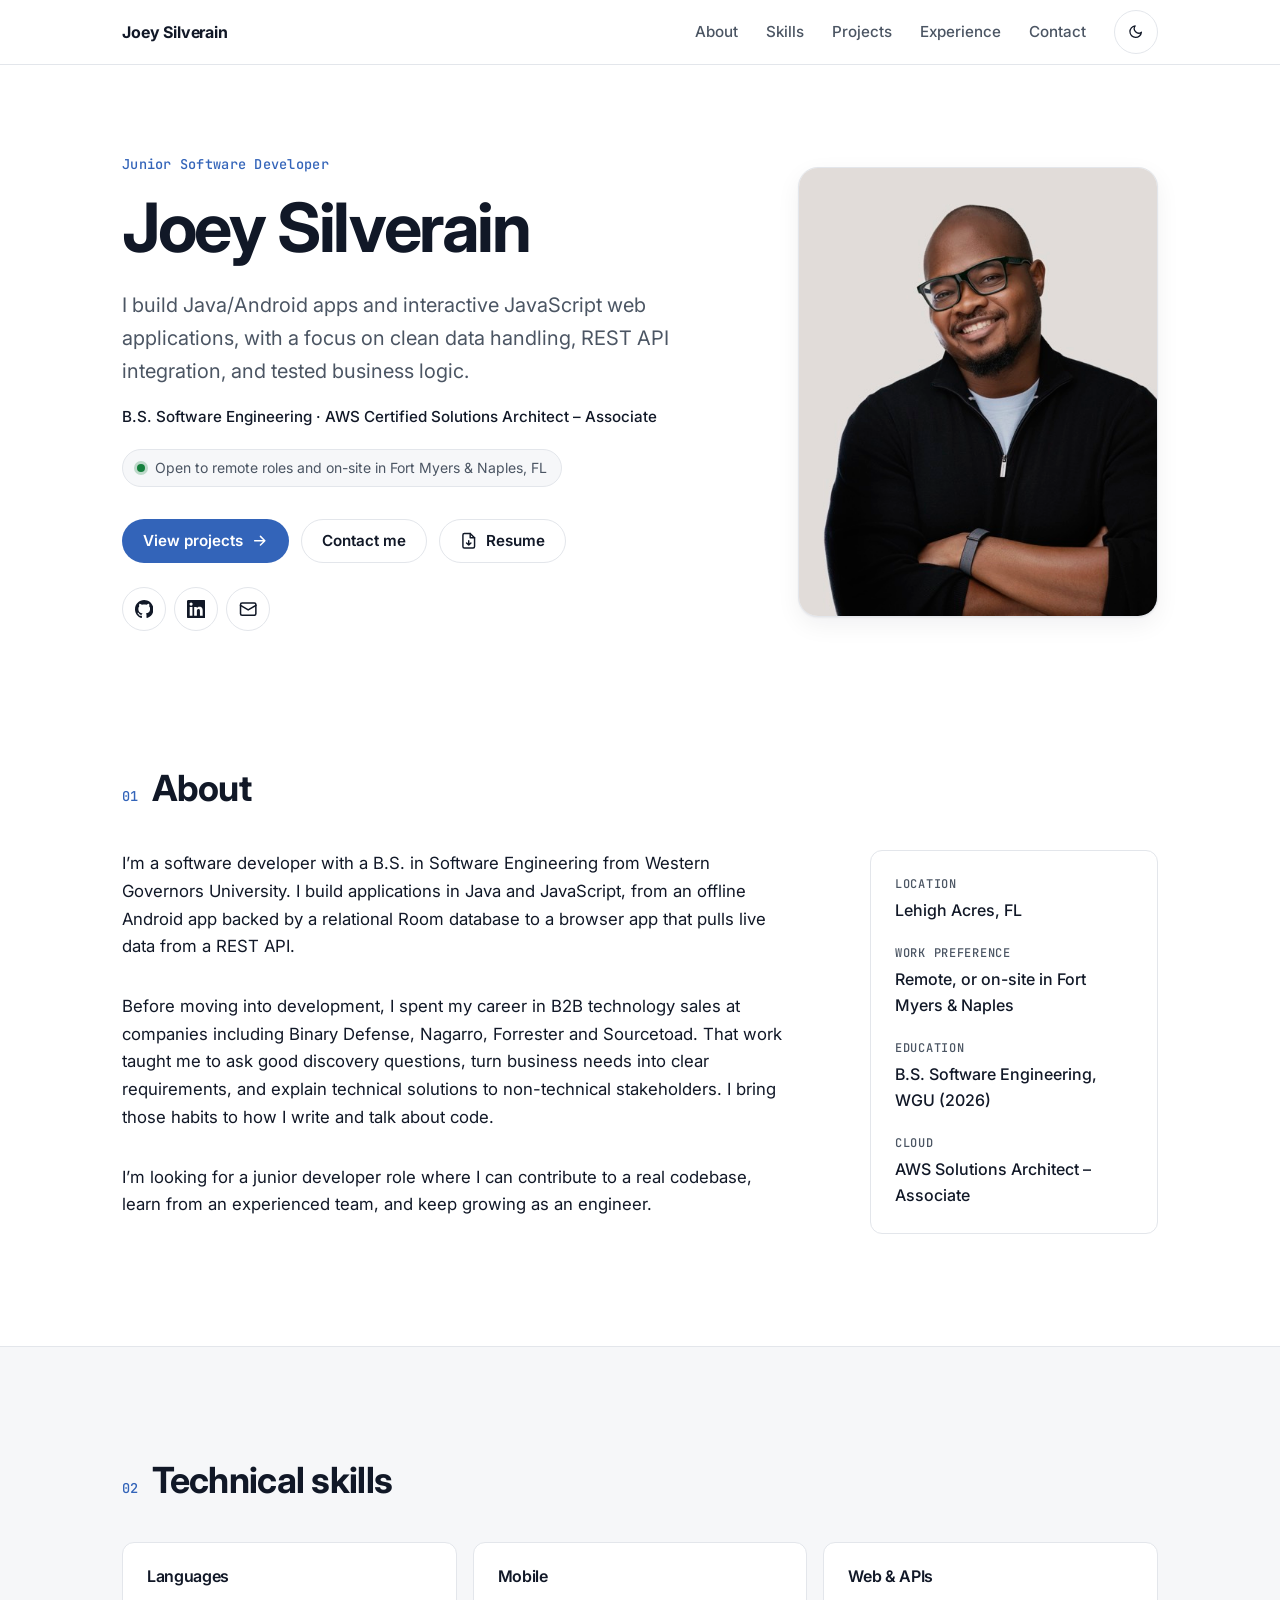
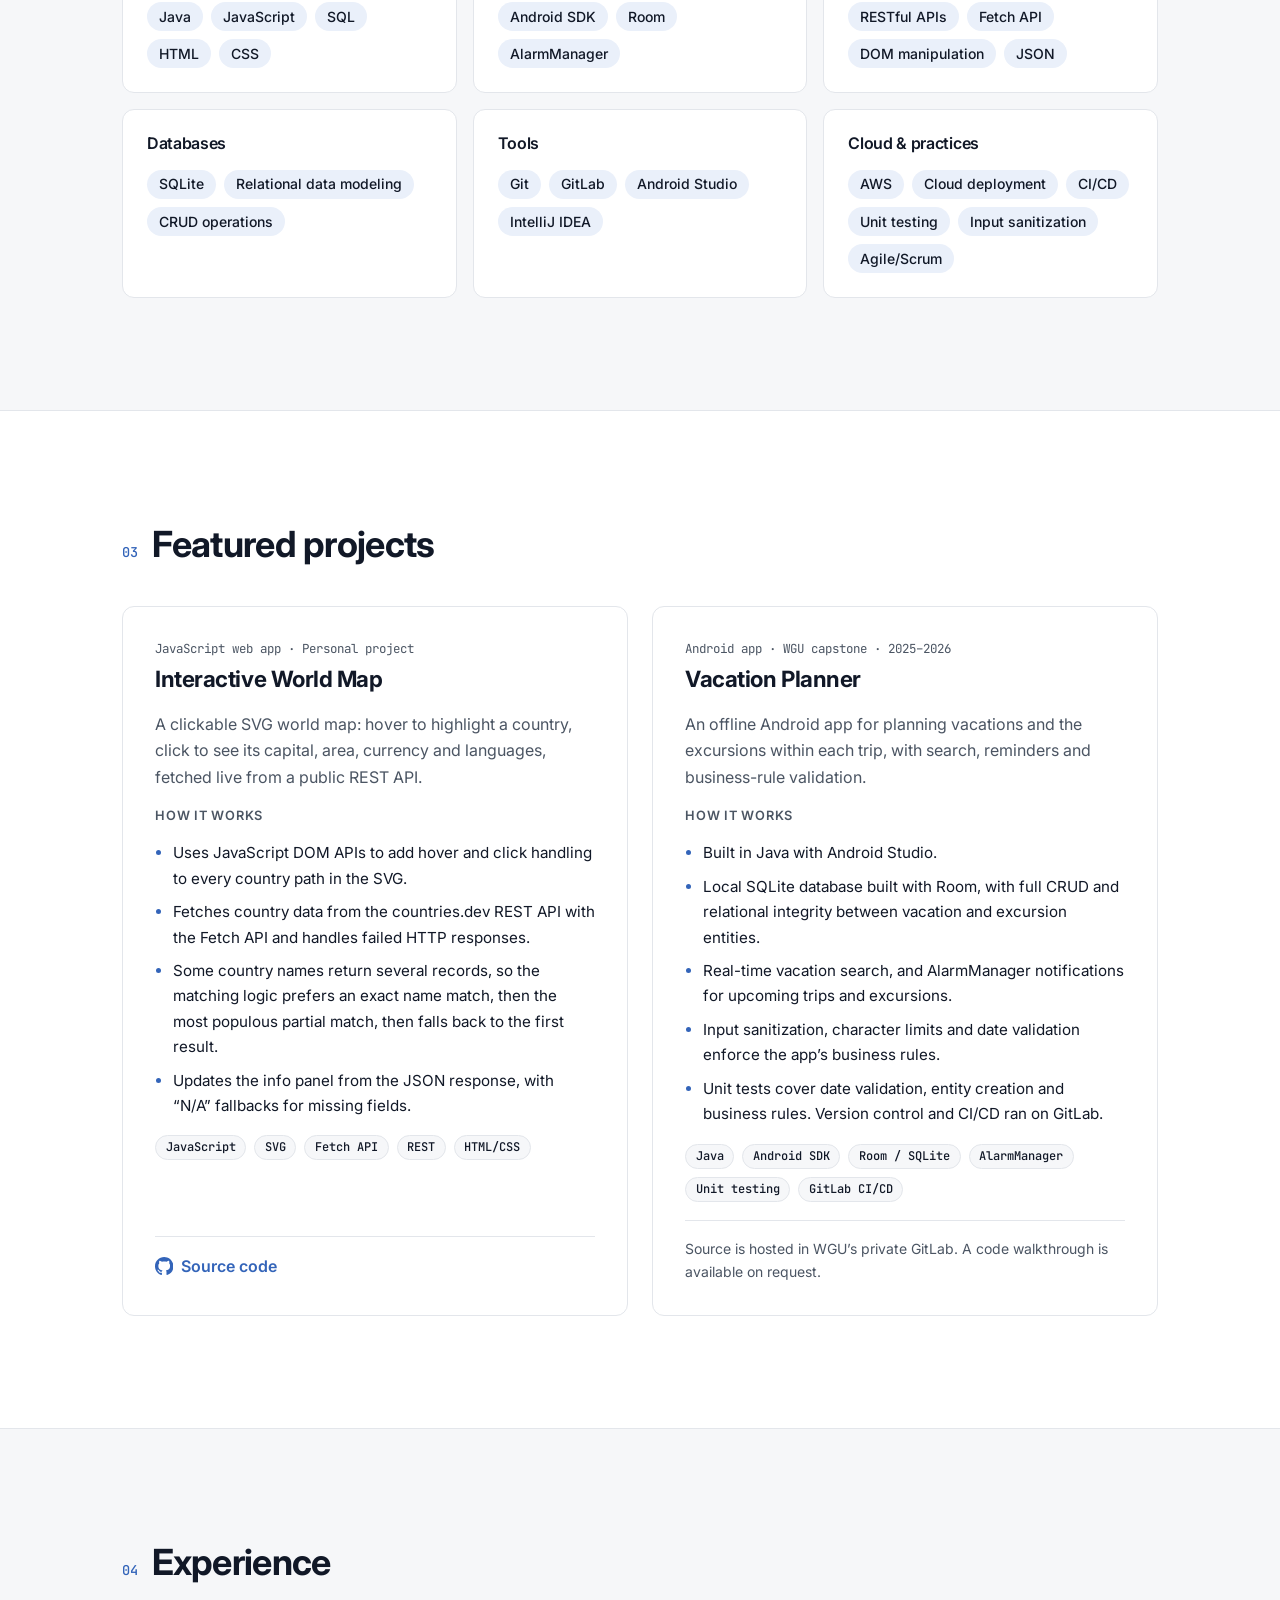
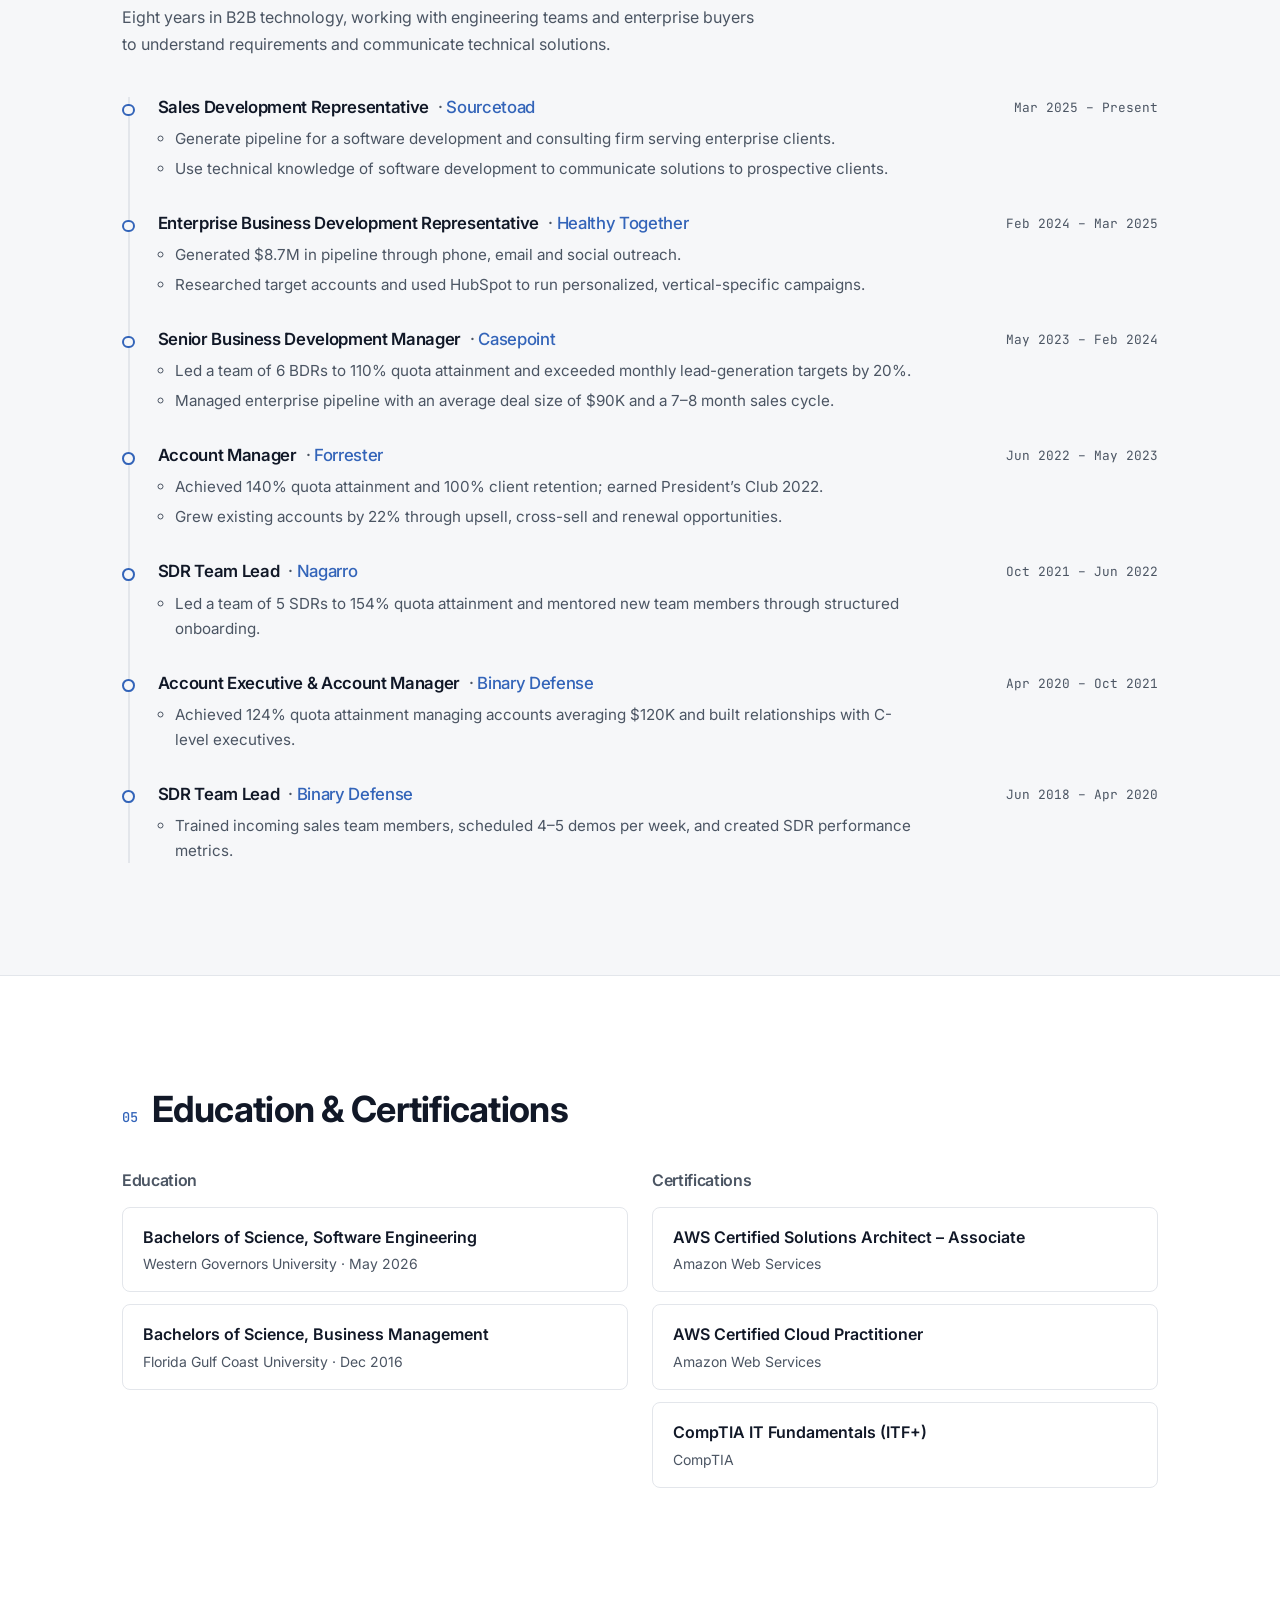
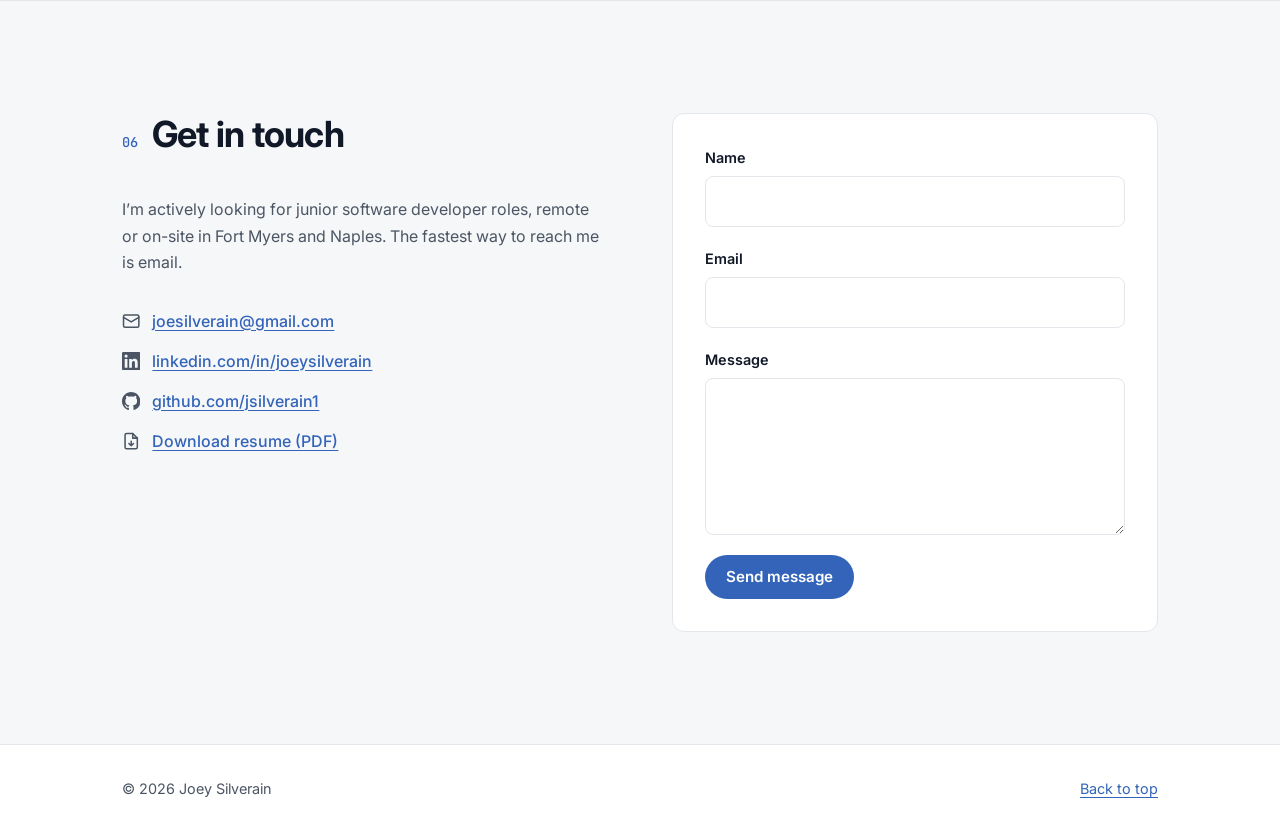
<file: index.html>
<!DOCTYPE html>
<html lang="en">
  <head>
    <meta charset="UTF-8" />
    <meta name="viewport" content="width=device-width, initial-scale=1.0" />
    <title>Joey Silverain | Junior Software Developer</title>
    <meta
      name="description"
      content="Joey Silverain is a junior software developer building Java/Android and JavaScript applications. B.S. in Software Engineering (WGU) and AWS Certified Solutions Architect. Open to remote roles and on-site in Fort Myers and Naples, FL."
    />
    <meta name="author" content="Joey Silverain" />
    <meta name="color-scheme" content="light dark" />
    <meta name="theme-color" content="#ffffff" media="(prefers-color-scheme: light)" />
    <meta name="theme-color" content="#0d1117" media="(prefers-color-scheme: dark)" />

    <meta property="og:type" content="website" />
    <meta property="og:title" content="Joey Silverain | Junior Software Developer" />
    <meta
      property="og:description"
      content="Java/Android and JavaScript developer. B.S. Software Engineering, AWS Certified Solutions Architect – Associate."
    />
    <meta property="og:image" content="assets/joey-silverain-960.jpg" />
    <meta name="twitter:card" content="summary" />

    <link rel="icon" href="assets/favicon.svg" type="image/svg+xml" />
    <link rel="preload" as="image" href="assets/joey-silverain-480.jpg"
      imagesrcset="assets/joey-silverain-480.jpg 480w, assets/joey-silverain-960.jpg 960w"
      imagesizes="(min-width: 900px) 360px, 240px" />

    <link rel="preconnect" href="https://fonts.googleapis.com" />
    <link rel="preconnect" href="https://fonts.gstatic.com" crossorigin />
    <link
      href="https://fonts.googleapis.com/css2?family=Inter:wght@400;500;600;700&family=JetBrains+Mono:wght@500&display=swap"
      rel="stylesheet"
    />
    <link rel="stylesheet" href="styles.css" />

    <!-- Apply the saved theme before first paint to avoid a flash of the wrong theme. -->
    <script>
      document.documentElement.classList.add("js");
      try {
        const savedTheme = localStorage.getItem("theme");
        if (savedTheme === "light" || savedTheme === "dark") {
          document.documentElement.dataset.theme = savedTheme;
        }
      } catch (e) {}
    </script>
    <script src="main.js" defer></script>
  </head>

  <body>
    <!-- Icon sprite: each icon is defined once and referenced with <use>. -->
    <svg class="sprite" aria-hidden="true" focusable="false">
      <symbol id="i-github" viewBox="0 0 16 16">
        <path fill="currentColor" d="M8 0C3.58 0 0 3.58 0 8c0 3.54 2.29 6.53 5.47 7.59.4.07.55-.17.55-.38 0-.19-.01-.82-.01-1.49-2.01.37-2.53-.49-2.69-.94-.09-.23-.48-.94-.82-1.13-.28-.15-.68-.52-.01-.53.63-.01 1.08.58 1.23.82.72 1.21 1.87.87 2.33.66.07-.52.28-.87.51-1.07-1.78-.2-3.64-.89-3.64-3.95 0-.87.31-1.59.82-2.15-.08-.2-.36-1.02.08-2.12 0 0 .67-.21 2.2.82.64-.18 1.32-.27 2-.27.68 0 1.36.09 2 .27 1.53-1.04 2.2-.82 2.2-.82.44 1.1.16 1.92.08 2.12.51.56.82 1.27.82 2.15 0 3.07-1.87 3.75-3.65 3.95.29.25.54.73.54 1.48 0 1.07-.01 1.93-.01 2.2 0 .21.15.46.55.38A8.013 8.013 0 0016 8c0-4.42-3.58-8-8-8z" />
      </symbol>
      <symbol id="i-linkedin" viewBox="0 0 24 24">
        <path fill="currentColor" d="M20.447 20.452h-3.554v-5.569c0-1.328-.027-3.037-1.852-3.037-1.853 0-2.136 1.445-2.136 2.939v5.667H9.351V9h3.414v1.561h.046c.477-.9 1.637-1.85 3.37-1.85 3.601 0 4.267 2.37 4.267 5.455v6.286zM5.337 7.433a2.062 2.062 0 1 1 0-4.125 2.062 2.062 0 0 1 0 4.125zM7.119 20.452H3.555V9h3.564v11.452zM22.225 0H1.771C.792 0 0 .774 0 1.729v20.542C0 23.227.792 24 1.771 24h20.451C23.2 24 24 23.227 24 22.271V1.729C24 .774 23.2 0 22.222 0h.003z" />
      </symbol>
      <symbol id="i-mail" viewBox="0 0 24 24">
        <g fill="none" stroke="currentColor" stroke-width="2" stroke-linecap="round" stroke-linejoin="round">
          <rect x="2" y="4" width="20" height="16" rx="2" />
          <path d="m22 7-10 6L2 7" />
        </g>
      </symbol>
      <symbol id="i-file" viewBox="0 0 24 24">
        <g fill="none" stroke="currentColor" stroke-width="2" stroke-linecap="round" stroke-linejoin="round">
          <path d="M14 2H6a2 2 0 0 0-2 2v16a2 2 0 0 0 2 2h12a2 2 0 0 0 2-2V8z" />
          <path d="M14 2v6h6M12 18v-6M9 15l3 3 3-3" />
        </g>
      </symbol>
      <symbol id="i-arrow" viewBox="0 0 24 24">
        <path fill="none" stroke="currentColor" stroke-width="2" stroke-linecap="round" stroke-linejoin="round" d="M5 12h14M13 6l6 6-6 6" />
      </symbol>
      <symbol id="i-external" viewBox="0 0 24 24">
        <path fill="none" stroke="currentColor" stroke-width="2" stroke-linecap="round" stroke-linejoin="round" d="M15 3h6v6M10 14 21 3M18 13v6a2 2 0 0 1-2 2H5a2 2 0 0 1-2-2V8a2 2 0 0 1 2-2h6" />
      </symbol>
      <symbol id="i-sun" viewBox="0 0 24 24">
        <g fill="none" stroke="currentColor" stroke-width="2" stroke-linecap="round">
          <circle cx="12" cy="12" r="4" />
          <path d="M12 2v2M12 20v2M4.93 4.93l1.41 1.41M17.66 17.66l1.41 1.41M2 12h2M20 12h2M6.34 17.66l-1.41 1.41M19.07 4.93l-1.41 1.41" />
        </g>
      </symbol>
      <symbol id="i-moon" viewBox="0 0 24 24">
        <path fill="none" stroke="currentColor" stroke-width="2" stroke-linecap="round" stroke-linejoin="round" d="M21 12.79A9 9 0 1 1 11.21 3 7 7 0 0 0 21 12.79z" />
      </symbol>
      <symbol id="i-menu" viewBox="0 0 24 24">
        <path fill="none" stroke="currentColor" stroke-width="2" stroke-linecap="round" d="M4 7h16M4 12h16M4 17h16" />
      </symbol>
    </svg>

    <a class="skip-link" href="#main">Skip to content</a>

    <header class="site-header">
      <nav class="nav container" aria-label="Primary">
        <a class="nav-brand" href="#top">Joey Silverain</a>

        <button
          class="nav-toggle icon-btn"
          type="button"
          aria-expanded="false"
          aria-controls="nav-links"
          aria-label="Open menu"
        >
          <svg class="icon" aria-hidden="true"><use href="#i-menu" /></svg>
        </button>

        <ul class="nav-links" id="nav-links">
          <li><a href="#about">About</a></li>
          <li><a href="#skills">Skills</a></li>
          <li><a href="#projects">Projects</a></li>
          <li><a href="#experience">Experience</a></li>
          <li><a href="#contact">Contact</a></li>
        </ul>

        <button class="theme-toggle icon-btn" type="button" aria-label="Switch to dark theme" hidden>
          <svg class="icon icon-moon" aria-hidden="true"><use href="#i-moon" /></svg>
          <svg class="icon icon-sun" aria-hidden="true"><use href="#i-sun" /></svg>
        </button>
      </nav>
    </header>

    <main id="main">
      <!-- Hero -->
      <section class="hero container" id="top" aria-labelledby="hero-title">
        <div class="hero-text">
          <p class="eyebrow">Junior Software Developer</p>
          <h1 id="hero-title">Joey Silverain</h1>
          <p class="hero-lead">
            I build Java/Android apps and interactive JavaScript web applications,
            with a focus on clean data handling, REST API integration, and tested
            business logic.
          </p>
          <p class="hero-meta">
            B.S. Software Engineering &middot; AWS Certified Solutions Architect &ndash; Associate
          </p>
          <p class="availability">
            <span class="status-dot" aria-hidden="true"></span>
            Open to remote roles and on-site in Fort Myers &amp; Naples, FL
          </p>

          <div class="hero-actions">
            <a href="#projects" class="btn btn-primary">
              View projects
              <svg class="icon" aria-hidden="true"><use href="#i-arrow" /></svg>
            </a>
            <a href="#contact" class="btn btn-secondary">Contact me</a>
            <a href="assets/Joey-Silverain-Resume.pdf" class="btn btn-secondary" download="Joey Silverain Resume.pdf">
              <svg class="icon" aria-hidden="true"><use href="#i-file" /></svg>
              Resume <span class="visually-hidden">(PDF)</span>
            </a>
          </div>

          <ul class="social-links">
            <li>
              <a class="icon-btn" href="https://github.com/jsilverain1" target="_blank" rel="noopener noreferrer">
                <svg class="icon" aria-hidden="true"><use href="#i-github" /></svg>
                <span class="visually-hidden">GitHub (opens in a new tab)</span>
              </a>
            </li>
            <li>
              <a class="icon-btn" href="https://www.linkedin.com/in/joeysilverain/" target="_blank" rel="noopener noreferrer">
                <svg class="icon" aria-hidden="true"><use href="#i-linkedin" /></svg>
                <span class="visually-hidden">LinkedIn (opens in a new tab)</span>
              </a>
            </li>
            <li>
              <a class="icon-btn" href="mailto:joesilverain@gmail.com">
                <svg class="icon" aria-hidden="true"><use href="#i-mail" /></svg>
                <span class="visually-hidden">Email</span>
              </a>
            </li>
          </ul>
        </div>

        <div class="hero-photo">
          <img
            src="assets/joey-silverain-480.jpg"
            srcset="assets/joey-silverain-480.jpg 480w, assets/joey-silverain-960.jpg 960w"
            sizes="(min-width: 900px) 360px, 240px"
            width="480"
            height="600"
            alt="Portrait of Joey Silverain smiling with arms crossed"
            fetchpriority="high"
          />
        </div>
      </section>

      <!-- About -->
      <section class="section" id="about" aria-labelledby="about-title">
        <div class="container about">
          <div class="section-heading">
            <p class="section-kicker">01</p>
            <h2 id="about-title">About</h2>
          </div>

          <div class="about-body">
            <p>
              I&rsquo;m a software developer with a B.S. in Software Engineering from
              Western Governors University. I build applications in Java and
              JavaScript, from an offline Android app backed by a relational Room
              database to a browser app that pulls live data from a REST API.
            </p>
            <p>
              Before moving into development, I spent my career in B2B technology
              sales at companies including Binary Defense, Nagarro, Forrester and
              Sourcetoad. That work taught me to ask good discovery questions, turn
              business needs into clear requirements, and explain technical
              solutions to non-technical stakeholders. I bring those habits to how I
              write and talk about code.
            </p>
            <p>
              I&rsquo;m looking for a junior developer role where I can contribute to a
              real codebase, learn from an experienced team, and keep growing as an
              engineer.
            </p>
          </div>

          <dl class="facts">
            <div>
              <dt>Location</dt>
              <dd>Lehigh Acres, FL</dd>
            </div>
            <div>
              <dt>Work preference</dt>
              <dd>Remote, or on-site in Fort Myers &amp; Naples</dd>
            </div>
            <div>
              <dt>Education</dt>
              <dd>B.S. Software Engineering, WGU (2026)</dd>
            </div>
            <div>
              <dt>Cloud</dt>
              <dd>AWS Solutions Architect &ndash; Associate</dd>
            </div>
          </dl>
        </div>
      </section>

      <!-- Skills -->
      <section class="section section-alt" id="skills" aria-labelledby="skills-title">
        <div class="container">
          <div class="section-heading">
            <p class="section-kicker">02</p>
            <h2 id="skills-title">Technical skills</h2>
          </div>

          <div class="skills-grid">
            <div class="skill-group">
              <h3>Languages</h3>
              <ul class="tags">
                <li>Java</li>
                <li>JavaScript</li>
                <li>SQL</li>
                <li>HTML</li>
                <li>CSS</li>
              </ul>
            </div>
            <div class="skill-group">
              <h3>Mobile</h3>
              <ul class="tags">
                <li>Android SDK</li>
                <li>Room</li>
                <li>AlarmManager</li>
              </ul>
            </div>
            <div class="skill-group">
              <h3>Web &amp; APIs</h3>
              <ul class="tags">
                <li>RESTful APIs</li>
                <li>Fetch API</li>
                <li>DOM manipulation</li>
                <li>JSON</li>
              </ul>
            </div>
            <div class="skill-group">
              <h3>Databases</h3>
              <ul class="tags">
                <li>SQLite</li>
                <li>Relational data modeling</li>
                <li>CRUD operations</li>
              </ul>
            </div>
            <div class="skill-group">
              <h3>Tools</h3>
              <ul class="tags">
                <li>Git</li>
                <li>GitLab</li>
                <li>Android Studio</li>
                <li>IntelliJ IDEA</li>
              </ul>
            </div>
            <div class="skill-group">
              <h3>Cloud &amp; practices</h3>
              <ul class="tags">
                <li>AWS</li>
                <li>Cloud deployment</li>
                <li>CI/CD</li>
                <li>Unit testing</li>
                <li>Input sanitization</li>
                <li>Agile/Scrum</li>
              </ul>
            </div>
          </div>
        </div>
      </section>

      <!-- Projects -->
      <section class="section" id="projects" aria-labelledby="projects-title">
        <div class="container">
          <div class="section-heading">
            <p class="section-kicker">03</p>
            <h2 id="projects-title">Featured projects</h2>
          </div>

          <div class="projects">
            <article class="project-card">
              <div class="project-header">
                <p class="project-meta">JavaScript web app &middot; Personal project</p>
                <h3>Interactive World Map</h3>
              </div>
              <p class="project-summary">
                A clickable SVG world map: hover to highlight a country, click to
                see its capital, area, currency and languages, fetched live from a
                public REST API.
              </p>
              <h4 class="project-subhead">How it works</h4>
              <ul class="project-points">
                <li>Uses JavaScript DOM APIs to add hover and click handling to every country path in the SVG.</li>
                <li>Fetches country data from the countries.dev REST API with the Fetch API and handles failed HTTP responses.</li>
                <li>
                  Some country names return several records, so the matching logic
                  prefers an exact name match, then the most populous partial match,
                  then falls back to the first result.
                </li>
                <li>Updates the info panel from the JSON response, with &ldquo;N/A&rdquo; fallbacks for missing fields.</li>
              </ul>
              <ul class="tags tags-sm">
                <li>JavaScript</li>
                <li>SVG</li>
                <li>Fetch API</li>
                <li>REST</li>
                <li>HTML/CSS</li>
              </ul>
              <div class="project-links">
                <a class="text-link" href="https://github.com/jsilverain1/world-map" target="_blank" rel="noopener noreferrer">
                  <svg class="icon" aria-hidden="true"><use href="#i-github" /></svg>
                  Source code<span class="visually-hidden"> for Interactive World Map (opens in a new tab)</span>
                </a>
              </div>
            </article>

            <article class="project-card">
              <div class="project-header">
                <p class="project-meta">Android app &middot; WGU capstone &middot; 2025&ndash;2026</p>
                <h3>Vacation Planner</h3>
              </div>
              <p class="project-summary">
                An offline Android app for planning vacations and the excursions
                within each trip, with search, reminders and business-rule
                validation.
              </p>
              <h4 class="project-subhead">How it works</h4>
              <ul class="project-points">
                <li>Built in Java with Android Studio.</li>
                <li>
                  Local SQLite database built with Room, with full CRUD and relational
                  integrity between vacation and excursion entities.
                </li>
                <li>Real-time vacation search, and AlarmManager notifications for upcoming trips and excursions.</li>
                <li>Input sanitization, character limits and date validation enforce the app&rsquo;s business rules.</li>
                <li>Unit tests cover date validation, entity creation and business rules. Version control and CI/CD ran on GitLab.</li>
              </ul>
              <ul class="tags tags-sm">
                <li>Java</li>
                <li>Android SDK</li>
                <li>Room / SQLite</li>
                <li>AlarmManager</li>
                <li>Unit testing</li>
                <li>GitLab CI/CD</li>
              </ul>
              <div class="project-links">
                <p class="project-note">Source is hosted in WGU&rsquo;s private GitLab. A code walkthrough is available on request.</p>
              </div>
            </article>
          </div>
        </div>
      </section>

      <!-- Experience -->
      <section class="section section-alt" id="experience" aria-labelledby="experience-title">
        <div class="container">
          <div class="section-heading">
            <p class="section-kicker">04</p>
            <h2 id="experience-title">Experience</h2>
          </div>
          <p class="section-intro">
            Eight years in B2B technology, working with engineering teams and
            enterprise buyers to understand requirements and communicate technical
            solutions.
          </p>

          <ol class="timeline">
            <li class="timeline-item">
              <div class="timeline-head">
                <h3>Sales Development Representative <span class="company">Sourcetoad</span></h3>
                <p class="timeline-date">Mar 2025 &ndash; Present</p>
              </div>
              <ul>
                <li>Generate pipeline for a software development and consulting firm serving enterprise clients.</li>
                <li>Use technical knowledge of software development to communicate solutions to prospective clients.</li>
              </ul>
            </li>
            <li class="timeline-item">
              <div class="timeline-head">
                <h3>Enterprise Business Development Representative <span class="company">Healthy Together</span></h3>
                <p class="timeline-date">Feb 2024 &ndash; Mar 2025</p>
              </div>
              <ul>
                <li>Generated $8.7M in pipeline through phone, email and social outreach.</li>
                <li>Researched target accounts and used HubSpot to run personalized, vertical-specific campaigns.</li>
              </ul>
            </li>
            <li class="timeline-item">
              <div class="timeline-head">
                <h3>Senior Business Development Manager <span class="company">Casepoint</span></h3>
                <p class="timeline-date">May 2023 &ndash; Feb 2024</p>
              </div>
              <ul>
                <li>Led a team of 6 BDRs to 110% quota attainment and exceeded monthly lead-generation targets by 20%.</li>
                <li>Managed enterprise pipeline with an average deal size of $90K and a 7&ndash;8 month sales cycle.</li>
              </ul>
            </li>
            <li class="timeline-item">
              <div class="timeline-head">
                <h3>Account Manager <span class="company">Forrester</span></h3>
                <p class="timeline-date">Jun 2022 &ndash; May 2023</p>
              </div>
              <ul>
                <li>Achieved 140% quota attainment and 100% client retention; earned President&rsquo;s Club 2022.</li>
                <li>Grew existing accounts by 22% through upsell, cross-sell and renewal opportunities.</li>
              </ul>
            </li>
            <li class="timeline-item">
              <div class="timeline-head">
                <h3>SDR Team Lead <span class="company">Nagarro</span></h3>
                <p class="timeline-date">Oct 2021 &ndash; Jun 2022</p>
              </div>
              <ul>
                <li>Led a team of 5 SDRs to 154% quota attainment and mentored new team members through structured onboarding.</li>
              </ul>
            </li>
            <li class="timeline-item">
              <div class="timeline-head">
                <h3>Account Executive &amp; Account Manager <span class="company">Binary Defense</span></h3>
                <p class="timeline-date">Apr 2020 &ndash; Oct 2021</p>
              </div>
              <ul>
                <li>Achieved 124% quota attainment managing accounts averaging $120K and built relationships with C-level executives.</li>
              </ul>
            </li>
            <li class="timeline-item">
              <div class="timeline-head">
                <h3>SDR Team Lead <span class="company">Binary Defense</span></h3>
                <p class="timeline-date">Jun 2018 &ndash; Apr 2020</p>
              </div>
              <ul>
                <li>Trained incoming sales team members, scheduled 4&ndash;5 demos per week, and created SDR performance metrics.</li>
              </ul>
            </li>
          </ol>
        </div>
      </section>

      <!-- Education & certifications -->
      <section class="section" id="education" aria-labelledby="education-title">
        <div class="container">
          <div class="section-heading">
            <p class="section-kicker">05</p>
            <h2 id="education-title">Education &amp; Certifications</h2>
          </div>

          <div class="credentials">
            <div class="credential-group">
              <h3>Education</h3>
              <ul class="credential-list">
                <li>
                  <span class="credential-name">Bachelors of Science, Software Engineering</span>
                  <span class="credential-detail">Western Governors University &middot; May 2026</span>
                </li>
                <li>
                  <span class="credential-name">Bachelors of Science, Business Management</span>
                  <span class="credential-detail">Florida Gulf Coast University &middot; Dec 2016</span>
                </li>
              </ul>
            </div>
            <div class="credential-group">
              <h3>Certifications</h3>
              <ul class="credential-list">
                <li>
                  <span class="credential-name">AWS Certified Solutions Architect &ndash; Associate</span>
                  <span class="credential-detail">Amazon Web Services</span>
                </li>
                <li>
                  <span class="credential-name">AWS Certified Cloud Practitioner</span>
                  <span class="credential-detail">Amazon Web Services</span>
                </li>
                <li>
                  <span class="credential-name">CompTIA IT Fundamentals (ITF+)</span>
                  <span class="credential-detail">CompTIA</span>
                </li>
              </ul>
            </div>
          </div>
        </div>
      </section>

      <!-- Contact -->
      <section class="section section-alt" id="contact" aria-labelledby="contact-title">
        <div class="container contact">
          <div class="contact-intro">
            <div class="section-heading">
              <p class="section-kicker">06</p>
              <h2 id="contact-title">Get in touch</h2>
            </div>
            <p>
              I&rsquo;m actively looking for junior software developer roles, remote
              or on-site in Fort Myers and Naples. The fastest way to reach me is
              email.
            </p>
            <ul class="contact-list">
              <li>
                <svg class="icon" aria-hidden="true"><use href="#i-mail" /></svg>
                <a href="mailto:joesilverain@gmail.com">joesilverain@gmail.com</a>
              </li>
              <li>
                <svg class="icon" aria-hidden="true"><use href="#i-linkedin" /></svg>
                <a href="https://www.linkedin.com/in/joeysilverain/" target="_blank" rel="noopener noreferrer">
                  linkedin.com/in/joeysilverain<span class="visually-hidden"> (opens in a new tab)</span>
                </a>
              </li>
              <li>
                <svg class="icon" aria-hidden="true"><use href="#i-github" /></svg>
                <a href="https://github.com/jsilverain1" target="_blank" rel="noopener noreferrer">
                  github.com/jsilverain1<span class="visually-hidden"> (opens in a new tab)</span>
                </a>
              </li>
              <li>
                <svg class="icon" aria-hidden="true"><use href="#i-file" /></svg>
                <a href="assets/Joey-Silverain-Resume.pdf" download="Joey Silverain Resume.pdf">Download resume (PDF)</a>
              </li>
            </ul>
          </div>

          <form
            class="contact-form"
            action="https://formspree.io/f/mljraoaz"
            method="POST"
          >
            <div class="field">
              <label for="name">Name</label>
              <input id="name" name="name" type="text" autocomplete="name" required aria-describedby="name-error" />
              <p class="field-error" id="name-error"></p>
            </div>
            <div class="field">
              <label for="email">Email</label>
              <input id="email" name="email" type="email" autocomplete="email" required aria-describedby="email-error" />
              <p class="field-error" id="email-error"></p>
            </div>
            <div class="field">
              <label for="message">Message</label>
              <textarea id="message" name="message" rows="5" required aria-describedby="message-error"></textarea>
              <p class="field-error" id="message-error"></p>
            </div>
            <!-- Honeypot field: Formspree discards submissions that fill this in. -->
            <input type="text" name="_gotcha" class="visually-hidden" tabindex="-1" autocomplete="off" aria-hidden="true" />
            <button type="submit" class="btn btn-primary">Send message</button>
            <p class="form-status" role="status" aria-live="polite"></p>
          </form>
        </div>
      </section>
    </main>

    <footer class="site-footer">
      <div class="container footer-inner">
        <p>&copy; <span id="year">2026</span> Joey Silverain</p>
        <a href="#top">Back to top</a>
      </div>
    </footer>
  </body>
</html>
</file>
<file: styles.css>
/* ==========================================================================
   Design tokens
   ========================================================================== */

:root {
  --font-sans: "Inter", system-ui, -apple-system, "Segoe UI", Roboto, sans-serif;
  --font-mono: "JetBrains Mono", ui-monospace, SFMono-Regular, Menlo, monospace;

  /* Light theme (default) */
  --bg: #ffffff;
  --bg-alt: #f6f7f9;
  --surface: #ffffff;
  --text: #111827;
  --text-muted: #4b5563;
  --border: #e3e6eb;
  --accent: #3364b9;
  --accent-hover: #284f94;
  --accent-soft: #eaf0fa;
  --on-accent: #ffffff;
  --success: #15803d;
  --danger: #b42318;
  --shadow: 0 1px 2px rgb(16 24 40 / 0.05), 0 8px 24px rgb(16 24 40 / 0.06);

  --radius: 12px;
  --radius-sm: 8px;
  --container: 1100px;
  --gutter: clamp(1rem, 4vw, 2rem);
  --section-space: clamp(4rem, 9vw, 7rem);
  --header-height: 4rem;
  --ease: cubic-bezier(0.2, 0.7, 0.2, 1);

  color-scheme: light;
}

/* Dark theme: follows the OS unless the visitor chose light explicitly. */
@media (prefers-color-scheme: dark) {
  :root:not([data-theme="light"]) {
    --bg: #0d1117;
    --bg-alt: #11161d;
    --surface: #161b22;
    --text: #e6edf3;
    --text-muted: #9ba6b2;
    --border: #2a313c;
    --accent: #82a8f2;
    --accent-hover: #a9c3f7;
    --accent-soft: rgb(130 168 242 / 0.12);
    --on-accent: #0d1117;
    --success: #4ade80;
    --danger: #ff8a80;
    --shadow: 0 1px 2px rgb(0 0 0 / 0.3), 0 8px 24px rgb(0 0 0 / 0.25);
    color-scheme: dark;
  }
}

:root[data-theme="dark"] {
  --bg: #0d1117;
  --bg-alt: #11161d;
  --surface: #161b22;
  --text: #e6edf3;
  --text-muted: #9ba6b2;
  --border: #2a313c;
  --accent: #82a8f2;
  --accent-hover: #a9c3f7;
  --accent-soft: rgb(130 168 242 / 0.12);
  --on-accent: #0d1117;
  --success: #4ade80;
  --danger: #ff8a80;
  --shadow: 0 1px 2px rgb(0 0 0 / 0.3), 0 8px 24px rgb(0 0 0 / 0.25);
  color-scheme: dark;
}

/* ==========================================================================
   Base
   ========================================================================== */

*,
*::before,
*::after {
  box-sizing: border-box;
}

html {
  scroll-behavior: smooth;
  scroll-padding-top: calc(var(--header-height) + 1rem);
  -webkit-text-size-adjust: 100%;
}

body {
  margin: 0;
  font-family: var(--font-sans);
  font-size: 1rem;
  line-height: 1.65;
  color: var(--text);
  background: var(--bg);
  -webkit-font-smoothing: antialiased;
  overflow-wrap: break-word;
}

h1,
h2,
h3,
h4 {
  margin: 0;
  line-height: 1.2;
  letter-spacing: -0.02em;
  color: var(--text);
}

p {
  margin: 0;
}

img,
svg {
  display: block;
  max-width: 100%;
}

a {
  color: var(--accent);
  text-underline-offset: 3px;
}

a:hover {
  color: var(--accent-hover);
}

:focus-visible {
  outline: 2px solid var(--accent);
  outline-offset: 3px;
  border-radius: 4px;
}

ul,
ol {
  margin: 0;
  padding: 0;
}

.container {
  width: 100%;
  max-width: var(--container);
  margin-inline: auto;
  padding-inline: var(--gutter);
}

[hidden] {
  display: none !important;
}

.sprite {
  display: none;
}

.icon {
  width: 1.15em;
  height: 1.15em;
  flex-shrink: 0;
}

.visually-hidden {
  position: absolute !important;
  width: 1px;
  height: 1px;
  padding: 0;
  margin: -1px;
  overflow: hidden;
  clip: rect(0 0 0 0);
  white-space: nowrap;
  border: 0;
}

.skip-link {
  position: absolute;
  top: 0.75rem;
  left: 0.75rem;
  z-index: 100;
  padding: 0.6rem 1rem;
  border-radius: var(--radius-sm);
  background: var(--accent);
  color: var(--on-accent);
  font-weight: 600;
  text-decoration: none;
  transform: translateY(-200%);
}

.skip-link:focus {
  transform: none;
  color: var(--on-accent);
}

/* ==========================================================================
   Buttons & links
   ========================================================================== */

.btn {
  display: inline-flex;
  align-items: center;
  justify-content: center;
  gap: 0.5rem;
  min-height: 2.75rem;
  padding: 0.65rem 1.25rem;
  border: 1px solid transparent;
  border-radius: 999px;
  font: inherit;
  font-size: 0.95rem;
  font-weight: 600;
  line-height: 1;
  text-decoration: none;
  white-space: nowrap;
  cursor: pointer;
  transition: background-color 0.2s, border-color 0.2s, color 0.2s, transform 0.2s var(--ease);
}

.btn:hover {
  transform: translateY(-1px);
}

.btn-primary {
  background: var(--accent);
  color: var(--on-accent);
}

.btn-primary:hover {
  background: var(--accent-hover);
  color: var(--on-accent);
}

.btn-primary .icon {
  transition: transform 0.2s var(--ease);
}

.btn-primary:hover .icon {
  transform: translateX(3px);
}

.btn-secondary {
  background: var(--surface);
  border-color: var(--border);
  color: var(--text);
}

.btn-secondary:hover {
  border-color: var(--accent);
  color: var(--accent);
}

.btn:disabled {
  opacity: 0.6;
  cursor: progress;
  transform: none;
}

.icon-btn {
  display: inline-grid;
  place-items: center;
  width: 2.75rem;
  height: 2.75rem;
  padding: 0;
  border: 1px solid var(--border);
  border-radius: 999px;
  background: var(--surface);
  color: var(--text);
  cursor: pointer;
  transition: border-color 0.2s, color 0.2s;
}

.icon-btn:hover {
  border-color: var(--accent);
  color: var(--accent);
}

.text-link {
  display: inline-flex;
  align-items: center;
  gap: 0.5rem;
  font-weight: 600;
  text-decoration: none;
}

.text-link:hover {
  text-decoration: underline;
}

/* ==========================================================================
   Header & navigation
   ========================================================================== */

.site-header {
  position: sticky;
  top: 0;
  z-index: 50;
  background: color-mix(in srgb, var(--bg) 85%, transparent);
  backdrop-filter: saturate(180%) blur(12px);
  -webkit-backdrop-filter: saturate(180%) blur(12px);
  border-bottom: 1px solid var(--border);
}

.nav {
  display: flex;
  align-items: center;
  gap: 1rem;
  min-height: var(--header-height);
}

.nav-brand {
  margin-right: auto;
  font-weight: 700;
  color: var(--text);
  text-decoration: none;
  letter-spacing: -0.01em;
}

.nav-brand:hover {
  color: var(--accent);
}

.nav-links {
  display: flex;
  gap: 0.25rem;
  list-style: none;
}

.nav-links a {
  display: block;
  padding: 0.5rem 0.75rem;
  border-radius: var(--radius-sm);
  color: var(--text-muted);
  font-size: 0.95rem;
  font-weight: 500;
  text-decoration: none;
  transition: color 0.2s, background-color 0.2s;
}

.nav-links a:hover {
  color: var(--text);
  background: var(--bg-alt);
}

.nav-toggle {
  display: none;
}

.theme-toggle .icon-sun {
  display: none;
}

[data-active-theme="dark"] .theme-toggle .icon-sun {
  display: block;
}

[data-active-theme="dark"] .theme-toggle .icon-moon {
  display: none;
}

/* Collapsible menu on small screens (only when JS is available to toggle it). */
@media (max-width: 760px) {
  .js .nav-toggle {
    display: inline-grid;
    order: 2;
  }

  .js .theme-toggle {
    order: 1;
  }

  .js .nav-links {
    position: absolute;
    top: 100%;
    left: 0;
    right: 0;
    display: none;
    flex-direction: column;
    padding: 0.5rem var(--gutter) 1rem;
    background: var(--bg);
    border-bottom: 1px solid var(--border);
    box-shadow: var(--shadow);
  }

  .js .nav-links.is-open {
    display: flex;
  }

  .js .nav-links a {
    padding: 0.75rem;
    font-size: 1rem;
  }

  /* Without JS, let the links wrap underneath the brand. */
  html:not(.js) .nav {
    flex-wrap: wrap;
    padding-block: 0.5rem;
  }
}

/* ==========================================================================
   Hero
   ========================================================================== */

.hero {
  display: grid;
  grid-template-columns: 1fr;
  gap: 2.5rem;
  align-items: center;
  padding-block: clamp(2.5rem, 7vw, 5.5rem) clamp(0.5rem, 2vw, 1.5rem);
}

.hero-photo {
  order: -1;
  width: min(240px, 60vw);
}

.hero-photo img {
  width: 100%;
  height: auto;
  aspect-ratio: 4 / 5;
  object-fit: cover;
  border-radius: 20px;
  border: 1px solid var(--border);
  box-shadow: var(--shadow);
  background: var(--bg-alt);
}

.eyebrow {
  margin-bottom: 0.75rem;
  font-family: var(--font-mono);
  font-size: 0.85rem;
  font-weight: 500;
  color: var(--accent);
  letter-spacing: 0.02em;
}

.hero h1 {
  font-size: clamp(2.5rem, 7vw, 4.25rem);
  font-weight: 700;
  letter-spacing: -0.035em;
}

.hero-lead {
  max-width: 36rem;
  margin-top: 1.25rem;
  font-size: clamp(1.075rem, 2vw, 1.25rem);
  color: var(--text-muted);
}

.hero-meta {
  margin-top: 1rem;
  font-size: 0.95rem;
  font-weight: 500;
}

.availability {
  display: inline-flex;
  align-items: center;
  gap: 0.6rem;
  margin-top: 1.25rem;
  padding: 0.4rem 0.9rem;
  border: 1px solid var(--border);
  border-radius: 999px;
  background: var(--bg-alt);
  font-size: 0.875rem;
  color: var(--text-muted);
}

.status-dot {
  width: 0.5rem;
  height: 0.5rem;
  border-radius: 50%;
  background: var(--success);
  box-shadow: 0 0 0 3px color-mix(in srgb, var(--success) 25%, transparent);
}

.hero-actions {
  display: flex;
  flex-wrap: wrap;
  gap: 0.75rem;
  margin-top: 2rem;
}

.social-links {
  display: flex;
  gap: 0.5rem;
  margin-top: 1.5rem;
  list-style: none;
}

@media (min-width: 900px) {
  .hero {
    grid-template-columns: 1fr auto;
    gap: 4rem;
  }

  .hero-photo {
    order: 0;
    width: 360px;
  }
}

/* ==========================================================================
   Sections
   ========================================================================== */

.section {
  padding-block: var(--section-space);
}

.section-alt {
  background: var(--bg-alt);
  border-block: 1px solid var(--border);
}

.section-heading {
  display: flex;
  align-items: baseline;
  gap: 0.85rem;
  margin-bottom: 2.5rem;
}

.section-kicker {
  font-family: var(--font-mono);
  font-size: 0.85rem;
  font-weight: 500;
  color: var(--accent);
}

.section-heading h2 {
  font-size: clamp(1.75rem, 4vw, 2.25rem);
  font-weight: 700;
}

.section-intro {
  max-width: 40rem;
  margin: -1.25rem 0 2.5rem;
  color: var(--text-muted);
}

/* About */

.about {
  display: grid;
  gap: 2.5rem;
}

.about .section-heading {
  margin-bottom: 0;
}

.about-body {
  display: grid;
  gap: 1.1rem;
  max-width: 42rem;
  font-size: 1.05rem;
}

.facts {
  display: grid;
  gap: 1.25rem;
  margin: 0;
  padding: 1.5rem;
  border: 1px solid var(--border);
  border-radius: var(--radius);
  background: var(--surface);
  align-self: start;
}

.facts dt {
  font-family: var(--font-mono);
  font-size: 0.75rem;
  font-weight: 500;
  color: var(--text-muted);
  text-transform: uppercase;
  letter-spacing: 0.06em;
}

.facts dd {
  margin: 0.15rem 0 0;
  font-weight: 500;
}

@media (min-width: 900px) {
  .about {
    grid-template-columns: 1fr 18rem;
    column-gap: 4rem;
  }

  .about .section-heading {
    grid-column: 1 / -1;
  }
}

/* Skills */

.skills-grid {
  display: grid;
  grid-template-columns: repeat(auto-fill, minmax(min(100%, 300px), 1fr));
  gap: 1rem;
}

.skill-group {
  padding: 1.5rem;
  border: 1px solid var(--border);
  border-radius: var(--radius);
  background: var(--surface);
}

.skill-group h3 {
  margin-bottom: 1rem;
  font-size: 1rem;
  font-weight: 600;
}

.tags {
  display: flex;
  flex-wrap: wrap;
  gap: 0.5rem;
  list-style: none;
}

.tags li {
  padding: 0.3rem 0.75rem;
  border-radius: 999px;
  background: var(--accent-soft);
  color: var(--text);
  font-size: 0.875rem;
  font-weight: 500;
  line-height: 1.4;
}

.tags-sm li {
  padding: 0.2rem 0.6rem;
  background: var(--bg-alt);
  border: 1px solid var(--border);
  font-family: var(--font-mono);
  font-size: 0.75rem;
}

/* Projects */

.projects {
  display: grid;
  gap: 1.5rem;
}

@media (min-width: 900px) {
  .projects {
    grid-template-columns: repeat(2, 1fr);
  }
}

.project-card {
  display: flex;
  flex-direction: column;
  gap: 1.1rem;
  padding: clamp(1.5rem, 3vw, 2rem);
  border: 1px solid var(--border);
  border-radius: var(--radius);
  background: var(--surface);
  transition: border-color 0.25s, box-shadow 0.25s, transform 0.25s var(--ease);
}

.project-card:hover {
  border-color: color-mix(in srgb, var(--accent) 45%, var(--border));
  box-shadow: var(--shadow);
  transform: translateY(-2px);
}

.project-meta {
  margin-bottom: 0.4rem;
  font-family: var(--font-mono);
  font-size: 0.78rem;
  color: var(--text-muted);
}

.project-header h3 {
  font-size: 1.4rem;
  font-weight: 700;
}

.project-summary {
  color: var(--text-muted);
}

.project-subhead {
  font-size: 0.8rem;
  font-weight: 600;
  text-transform: uppercase;
  letter-spacing: 0.06em;
  color: var(--text-muted);
}

.project-points {
  display: grid;
  gap: 0.55rem;
  padding-left: 1.1rem;
  font-size: 0.95rem;
}

.project-points li::marker {
  color: var(--accent);
}

.project-links {
  margin-top: auto;
  padding-top: 1rem;
  border-top: 1px solid var(--border);
}

.project-note {
  font-size: 0.875rem;
  color: var(--text-muted);
}

/* Experience timeline */

.timeline {
  list-style: none;
  border-left: 2px solid var(--border);
  margin-left: 0.35rem;
}

.timeline-item {
  position: relative;
  padding: 0 0 2rem 1.75rem;
}

.timeline-item:last-child {
  padding-bottom: 0;
}

.timeline-item::before {
  content: "";
  position: absolute;
  left: -0.45rem;
  top: 0.4rem;
  width: 0.8rem;
  height: 0.8rem;
  border-radius: 50%;
  background: var(--bg-alt);
  border: 2px solid var(--accent);
}

.timeline-head {
  display: flex;
  flex-wrap: wrap;
  justify-content: space-between;
  gap: 0.25rem 1rem;
  margin-bottom: 0.5rem;
}

.timeline-head h3 {
  font-size: 1.05rem;
  font-weight: 600;
}

.company {
  display: inline-block;
  margin-left: 0.35rem;
  font-weight: 500;
  color: var(--accent);
}

.company::before {
  content: "· ";
  color: var(--text-muted);
}

.timeline-date {
  font-family: var(--font-mono);
  font-size: 0.8rem;
  color: var(--text-muted);
  white-space: nowrap;
}

.timeline-item ul {
  display: grid;
  gap: 0.3rem;
  padding-left: 1.1rem;
  max-width: 48rem;
  color: var(--text-muted);
  font-size: 0.95rem;
}

/* Education & certifications */

.credentials {
  display: grid;
  gap: 1.5rem;
}

@media (min-width: 760px) {
  .credentials {
    grid-template-columns: repeat(2, 1fr);
  }
}

.credential-group h3 {
  margin-bottom: 1rem;
  font-size: 1rem;
  font-weight: 600;
  color: var(--text-muted);
}

.credential-list {
  display: grid;
  gap: 0.75rem;
  list-style: none;
}

.credential-list li {
  display: grid;
  gap: 0.15rem;
  padding: 1rem 1.25rem;
  border: 1px solid var(--border);
  border-radius: var(--radius-sm);
  background: var(--surface);
}

.credential-name {
  font-weight: 600;
}

.credential-detail {
  font-size: 0.875rem;
  color: var(--text-muted);
}

/* Contact */

.contact {
  display: grid;
  gap: 3rem;
}

@media (min-width: 900px) {
  .contact {
    grid-template-columns: 1fr 1fr;
    gap: 4rem;
  }
}

.contact-intro > p {
  max-width: 32rem;
  color: var(--text-muted);
}

.contact-list {
  display: grid;
  gap: 0.85rem;
  margin-top: 2rem;
  list-style: none;
}

.contact-list li {
  display: flex;
  align-items: center;
  gap: 0.75rem;
}

.contact-list .icon {
  color: var(--text-muted);
}

.contact-list a {
  font-weight: 500;
}

.contact-form {
  display: grid;
  gap: 1.25rem;
  padding: clamp(1.5rem, 3vw, 2rem);
  border: 1px solid var(--border);
  border-radius: var(--radius);
  background: var(--surface);
  align-self: start;
}

.field {
  display: grid;
  gap: 0.4rem;
}

.field label {
  font-size: 0.9rem;
  font-weight: 600;
}

.field input,
.field textarea {
  width: 100%;
  padding: 0.7rem 0.85rem;
  border: 1px solid var(--border);
  border-radius: var(--radius-sm);
  background: var(--bg);
  color: var(--text);
  font: inherit;
  transition: border-color 0.2s, box-shadow 0.2s;
}

.field textarea {
  min-height: 8rem;
  resize: vertical;
}

.field input:focus,
.field textarea:focus {
  outline: none;
  border-color: var(--accent);
  box-shadow: 0 0 0 3px var(--accent-soft);
}

.field [aria-invalid="true"] {
  border-color: var(--danger);
}

.field-error {
  font-size: 0.85rem;
  color: var(--danger);
}

.field-error:empty {
  display: none;
}

.contact-form .btn {
  justify-self: start;
}

.form-status {
  font-size: 0.95rem;
  font-weight: 500;
}

.form-status:empty {
  display: none;
}

.form-status.is-success {
  color: var(--success);
}

.form-status.is-error {
  color: var(--danger);
}

/* Footer */

.site-footer {
  padding-block: 2rem;
  font-size: 0.9rem;
  color: var(--text-muted);
}

.footer-inner {
  display: flex;
  flex-wrap: wrap;
  justify-content: space-between;
  gap: 1rem;
}

/* ==========================================================================
   Reduced motion
   ========================================================================== */

@media (prefers-reduced-motion: reduce) {
  html {
    scroll-behavior: auto;
  }

  *,
  *::before,
  *::after {
    transition-duration: 0.01ms !important;
    animation-duration: 0.01ms !important;
  }

  .btn:hover,
  .project-card:hover,
  .btn-primary:hover .icon {
    transform: none;
  }
}
</file>
